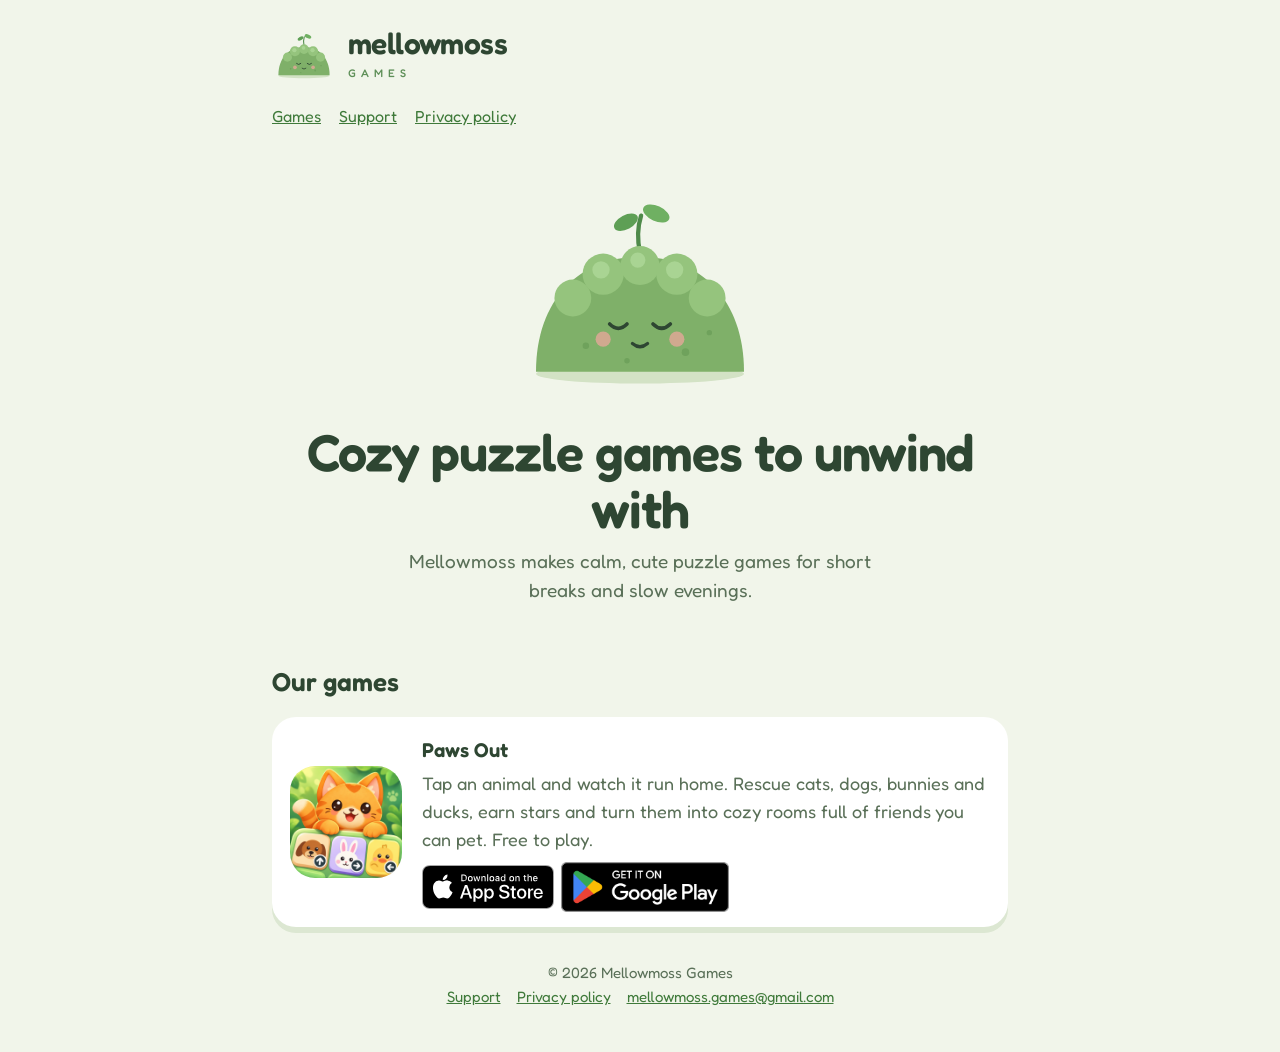
<file: index.html>
<!doctype html>
<html lang="en">
<head>
<meta charset="utf-8">
<meta name="viewport" content="width=device-width, initial-scale=1">
<title>Mellowmoss Games: cozy puzzle games</title>
<meta name="description" content="Mellowmoss makes calm, cute puzzle games, including Paws Out, free on Google Play and the App Store.">
<link rel="icon" href="/img/favicon.svg" type="image/svg+xml">
<link rel="icon" href="/img/favicon-32.png" sizes="32x32">
<link rel="apple-touch-icon" href="/img/apple-touch-icon.png">
<link rel="stylesheet" href="/style.css">
</head>
<body>
<div class="wrap">
<header>
<a class="brand" href="/"><svg viewBox="0 0 240 200" role="img" aria-label="Mellowmoss mascot, a sleepy mossy hill with a sprout"><ellipse cx="120" cy="178" rx="96" ry="9" fill="#D3E2C5"/><path d="M120 66 Q116 48 121 32" fill="none" stroke="#4F8A4A" stroke-width="4" stroke-linecap="round"/><ellipse cx="107" cy="38" rx="12" ry="6.5" fill="#5E9F55" transform="rotate(-28 107 38)"/><ellipse cx="135" cy="30" rx="13" ry="7" fill="#6FB062" transform="rotate(24 135 30)"/><path d="M24 176 C24 110 64 70 120 70 C176 70 216 110 216 176 Z" fill="#7FB069"/><circle cx="58" cy="108" r="17" fill="#95C47D"/><circle cx="86" cy="86" r="19" fill="#95C47D"/><circle cx="120" cy="78" r="18" fill="#95C47D"/><circle cx="154" cy="86" r="19" fill="#95C47D"/><circle cx="182" cy="108" r="17" fill="#95C47D"/><circle cx="84" cy="82" r="8" fill="#A9D493"/><circle cx="118" cy="73" r="7" fill="#A9D493"/><circle cx="152" cy="82" r="8" fill="#A9D493"/><circle cx="70" cy="152" r="3" fill="#6FA25C"/><circle cx="162" cy="158" r="3.5" fill="#6FA25C"/><circle cx="108" cy="166" r="2.5" fill="#6FA25C"/><circle cx="184" cy="140" r="2.5" fill="#6FA25C"/><path d="M92 132 Q100 140 108 132 M132 132 Q140 140 148 132" fill="none" stroke="#2E4632" stroke-width="3.4" stroke-linecap="round"/><circle cx="86" cy="146" r="7" fill="#F2A7A0" opacity=".7"/><circle cx="154" cy="146" r="7" fill="#F2A7A0" opacity=".7"/><path d="M113 150 Q120 156 127 150" fill="none" stroke="#2E4632" stroke-width="3" stroke-linecap="round"/></svg><span><b>mellowmoss</b><small>GAMES</small></span></a>
<nav><a href="/">Games</a><a href="/support/">Support</a><a href="/privacy/">Privacy policy</a></nav>
</header>
<section class="hero">
<svg viewBox="0 0 240 200" role="img" aria-label="Mellowmoss mascot, a sleepy mossy hill with a sprout"><ellipse cx="120" cy="178" rx="96" ry="9" fill="#D3E2C5"/><path d="M120 66 Q116 48 121 32" fill="none" stroke="#4F8A4A" stroke-width="4" stroke-linecap="round"/><ellipse cx="107" cy="38" rx="12" ry="6.5" fill="#5E9F55" transform="rotate(-28 107 38)"/><ellipse cx="135" cy="30" rx="13" ry="7" fill="#6FB062" transform="rotate(24 135 30)"/><path d="M24 176 C24 110 64 70 120 70 C176 70 216 110 216 176 Z" fill="#7FB069"/><circle cx="58" cy="108" r="17" fill="#95C47D"/><circle cx="86" cy="86" r="19" fill="#95C47D"/><circle cx="120" cy="78" r="18" fill="#95C47D"/><circle cx="154" cy="86" r="19" fill="#95C47D"/><circle cx="182" cy="108" r="17" fill="#95C47D"/><circle cx="84" cy="82" r="8" fill="#A9D493"/><circle cx="118" cy="73" r="7" fill="#A9D493"/><circle cx="152" cy="82" r="8" fill="#A9D493"/><circle cx="70" cy="152" r="3" fill="#6FA25C"/><circle cx="162" cy="158" r="3.5" fill="#6FA25C"/><circle cx="108" cy="166" r="2.5" fill="#6FA25C"/><circle cx="184" cy="140" r="2.5" fill="#6FA25C"/><path d="M92 132 Q100 140 108 132 M132 132 Q140 140 148 132" fill="none" stroke="#2E4632" stroke-width="3.4" stroke-linecap="round"/><circle cx="86" cy="146" r="7" fill="#F2A7A0" opacity=".7"/><circle cx="154" cy="146" r="7" fill="#F2A7A0" opacity=".7"/><path d="M113 150 Q120 156 127 150" fill="none" stroke="#2E4632" stroke-width="3" stroke-linecap="round"/></svg>
<h1>Cozy puzzle games to unwind with</h1>
<p>Mellowmoss makes calm, cute puzzle games for short breaks and slow evenings.</p>
</section>
<h2>Our games</h2>
<article class="game">
<img src="/img/paws-out-icon.png" alt="Paws Out app icon">
<div>
<h3>Paws Out</h3>
<p>Tap an animal and watch it run home. Rescue cats, dogs, bunnies and ducks, earn stars and turn them into cozy rooms full of friends you can pet. Free to play.</p>
<div class="stores">
<a href="https://apps.apple.com/app/apple-store/id6819649978?pt=129563304&amp;ct=website&amp;mt=8"><img src="/img/badge-app-store.svg" alt="Download on the App Store" height="44"></a>
<a href="https://play.google.com/store/apps/details?id=com.mellowmoss.pawsout&amp;utm_source=website&amp;utm_medium=referral&amp;utm_campaign=launch_oct2026"><img src="/img/badge-google-play.png" alt="Get it on Google Play" class="gp" height="50"></a>
</div>
</div>
</article>

<footer>&copy; 2026 Mellowmoss Games<br><a href="/support/">Support</a><a href="/privacy/">Privacy policy</a><a href="mailto:mellowmoss.games@gmail.com">mellowmoss.games@gmail.com</a></footer>
</div>
</body>
</html>
</file>
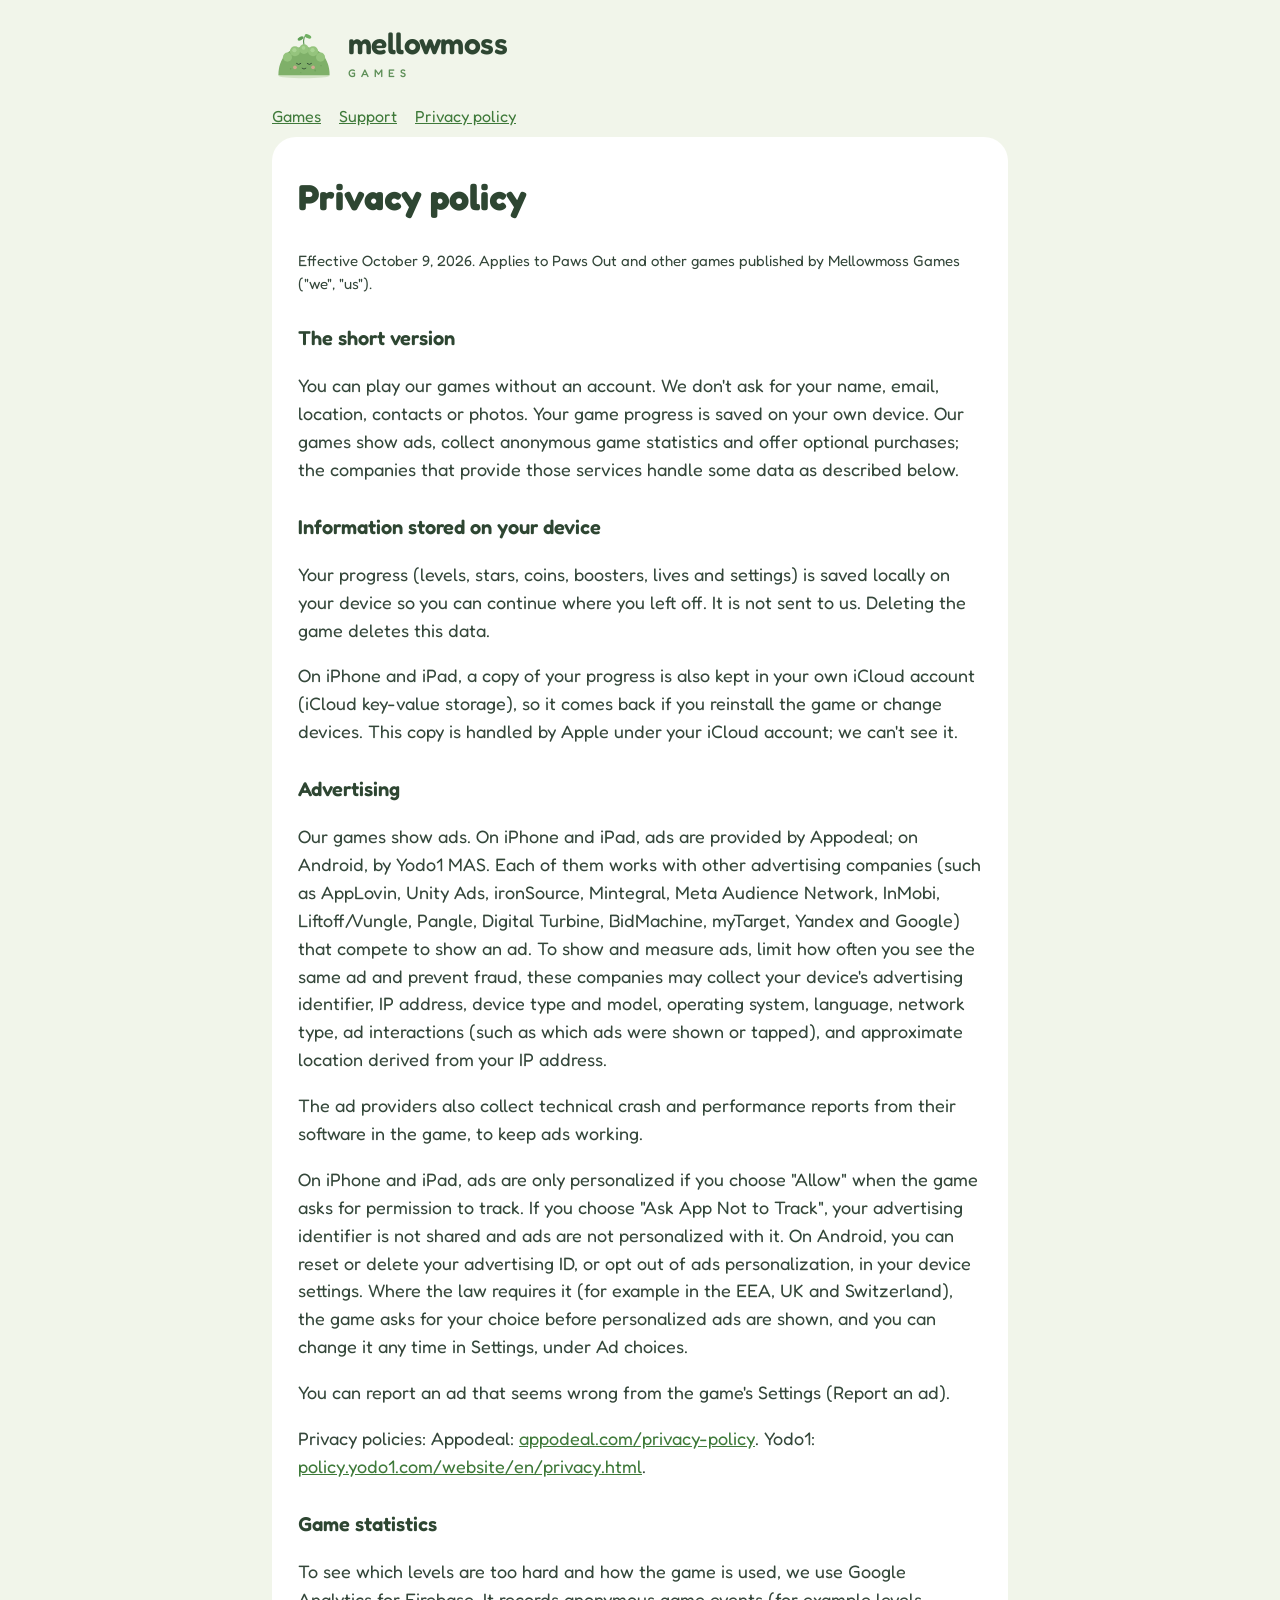
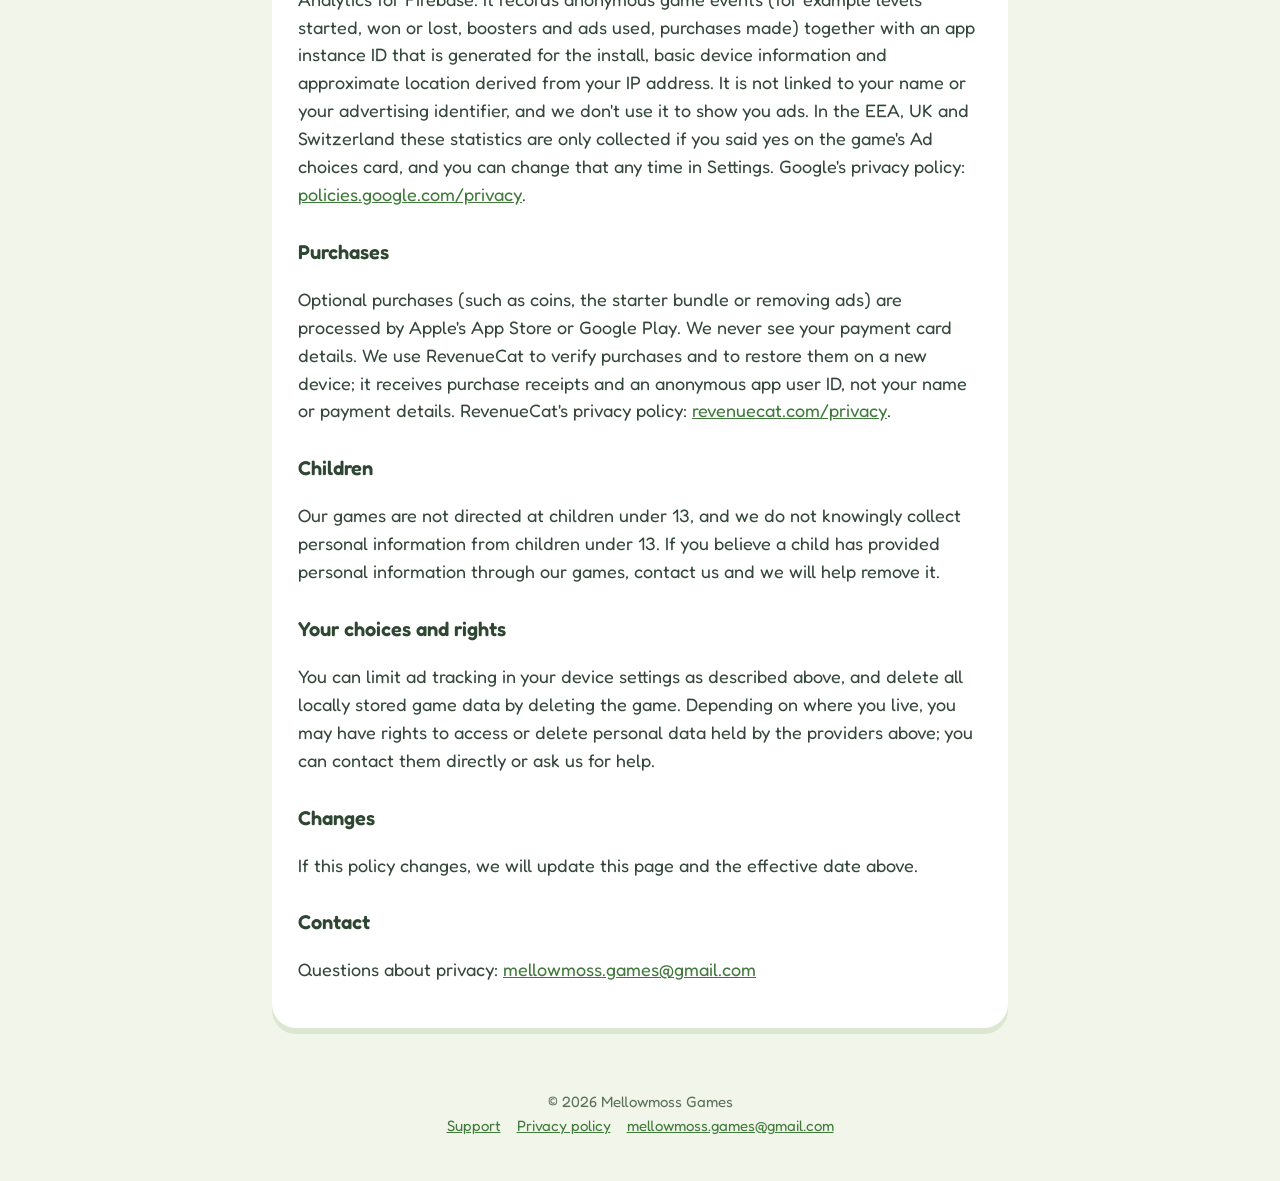
<file: privacy/index.html>
<!doctype html>
<html lang="en">
<head>
<meta charset="utf-8">
<meta name="viewport" content="width=device-width, initial-scale=1">
<title>Privacy policy, Mellowmoss Games</title>
<meta name="description" content="Privacy policy for Paws Out and other Mellowmoss games.">
<link rel="icon" href="/img/favicon.svg" type="image/svg+xml">
<link rel="icon" href="/img/favicon-32.png" sizes="32x32">
<link rel="apple-touch-icon" href="/img/apple-touch-icon.png">
<link rel="stylesheet" href="/style.css">
</head>
<body>
<div class="wrap">
<header>
<a class="brand" href="/"><svg viewBox="0 0 240 200" role="img" aria-label="Mellowmoss mascot, a sleepy mossy hill with a sprout"><ellipse cx="120" cy="178" rx="96" ry="9" fill="#D3E2C5"/><path d="M120 66 Q116 48 121 32" fill="none" stroke="#4F8A4A" stroke-width="4" stroke-linecap="round"/><ellipse cx="107" cy="38" rx="12" ry="6.5" fill="#5E9F55" transform="rotate(-28 107 38)"/><ellipse cx="135" cy="30" rx="13" ry="7" fill="#6FB062" transform="rotate(24 135 30)"/><path d="M24 176 C24 110 64 70 120 70 C176 70 216 110 216 176 Z" fill="#7FB069"/><circle cx="58" cy="108" r="17" fill="#95C47D"/><circle cx="86" cy="86" r="19" fill="#95C47D"/><circle cx="120" cy="78" r="18" fill="#95C47D"/><circle cx="154" cy="86" r="19" fill="#95C47D"/><circle cx="182" cy="108" r="17" fill="#95C47D"/><circle cx="84" cy="82" r="8" fill="#A9D493"/><circle cx="118" cy="73" r="7" fill="#A9D493"/><circle cx="152" cy="82" r="8" fill="#A9D493"/><circle cx="70" cy="152" r="3" fill="#6FA25C"/><circle cx="162" cy="158" r="3.5" fill="#6FA25C"/><circle cx="108" cy="166" r="2.5" fill="#6FA25C"/><circle cx="184" cy="140" r="2.5" fill="#6FA25C"/><path d="M92 132 Q100 140 108 132 M132 132 Q140 140 148 132" fill="none" stroke="#2E4632" stroke-width="3.4" stroke-linecap="round"/><circle cx="86" cy="146" r="7" fill="#F2A7A0" opacity=".7"/><circle cx="154" cy="146" r="7" fill="#F2A7A0" opacity=".7"/><path d="M113 150 Q120 156 127 150" fill="none" stroke="#2E4632" stroke-width="3" stroke-linecap="round"/></svg><span><b>mellowmoss</b><small>GAMES</small></span></a>
<nav><a href="/">Games</a><a href="/support/">Support</a><a href="/privacy/">Privacy policy</a></nav>
</header>
<main class="doc">
<h1>Privacy policy</h1>
<p class="meta">Effective October 9, 2026. Applies to Paws Out and other games published by Mellowmoss Games ("we", "us").</p>

<h3>The short version</h3>
<p>You can play our games without an account. We don't ask for your name, email, location, contacts or photos. Your game progress is saved on your own device. Our games show ads, collect anonymous game statistics and offer optional purchases; the companies that provide those services handle some data as described below.</p>

<h3>Information stored on your device</h3>
<p>Your progress (levels, stars, coins, boosters, lives and settings) is saved locally on your device so you can continue where you left off. It is not sent to us. Deleting the game deletes this data.</p>
<p>On iPhone and iPad, a copy of your progress is also kept in your own iCloud account (iCloud key-value storage), so it comes back if you reinstall the game or change devices. This copy is handled by Apple under your iCloud account; we can't see it.</p>

<h3>Advertising</h3>
<p>Our games show ads. On iPhone and iPad, ads are provided by Appodeal; on Android, by Yodo1 MAS. Each of them works with other advertising companies (such as AppLovin, Unity Ads, ironSource, Mintegral, Meta Audience Network, InMobi, Liftoff/Vungle, Pangle, Digital Turbine, BidMachine, myTarget, Yandex and Google) that compete to show an ad. To show and measure ads, limit how often you see the same ad and prevent fraud, these companies may collect your device's advertising identifier, IP address, device type and model, operating system, language, network type, ad interactions (such as which ads were shown or tapped), and approximate location derived from your IP address.</p>
<p>The ad providers also collect technical crash and performance reports from their software in the game, to keep ads working.</p>
<p>On iPhone and iPad, ads are only personalized if you choose "Allow" when the game asks for permission to track. If you choose "Ask App Not to Track", your advertising identifier is not shared and ads are not personalized with it. On Android, you can reset or delete your advertising ID, or opt out of ads personalization, in your device settings. Where the law requires it (for example in the EEA, UK and Switzerland), the game asks for your choice before personalized ads are shown, and you can change it any time in Settings, under Ad choices.</p>
<p>You can report an ad that seems wrong from the game's Settings (Report an ad).</p>
<p>Privacy policies: Appodeal: <a href="https://appodeal.com/privacy-policy/">appodeal.com/privacy-policy</a>. Yodo1: <a href="https://policy.yodo1.com/website/en/privacy.html">policy.yodo1.com/website/en/privacy.html</a>.</p>

<h3>Game statistics</h3>
<p>To see which levels are too hard and how the game is used, we use Google Analytics for Firebase. It records anonymous game events (for example levels started, won or lost, boosters and ads used, purchases made) together with an app instance ID that is generated for the install, basic device information and approximate location derived from your IP address. It is not linked to your name or your advertising identifier, and we don't use it to show you ads. In the EEA, UK and Switzerland these statistics are only collected if you said yes on the game's Ad choices card, and you can change that any time in Settings. Google's privacy policy: <a href="https://policies.google.com/privacy">policies.google.com/privacy</a>.</p>

<h3>Purchases</h3>
<p>Optional purchases (such as coins, the starter bundle or removing ads) are processed by Apple's App Store or Google Play. We never see your payment card details. We use RevenueCat to verify purchases and to restore them on a new device; it receives purchase receipts and an anonymous app user ID, not your name or payment details. RevenueCat's privacy policy: <a href="https://www.revenuecat.com/privacy">revenuecat.com/privacy</a>.</p>

<h3>Children</h3>
<p>Our games are not directed at children under 13, and we do not knowingly collect personal information from children under 13. If you believe a child has provided personal information through our games, contact us and we will help remove it.</p>

<h3>Your choices and rights</h3>
<p>You can limit ad tracking in your device settings as described above, and delete all locally stored game data by deleting the game. Depending on where you live, you may have rights to access or delete personal data held by the providers above; you can contact them directly or ask us for help.</p>

<h3>Changes</h3>
<p>If this policy changes, we will update this page and the effective date above.</p>

<h3>Contact</h3>
<p>Questions about privacy: <a href="mailto:mellowmoss.games@gmail.com">mellowmoss.games@gmail.com</a></p>
</main>

<footer>&copy; 2026 Mellowmoss Games<br><a href="/support/">Support</a><a href="/privacy/">Privacy policy</a><a href="mailto:mellowmoss.games@gmail.com">mellowmoss.games@gmail.com</a></footer>
</div>
</body>
</html>
</file>
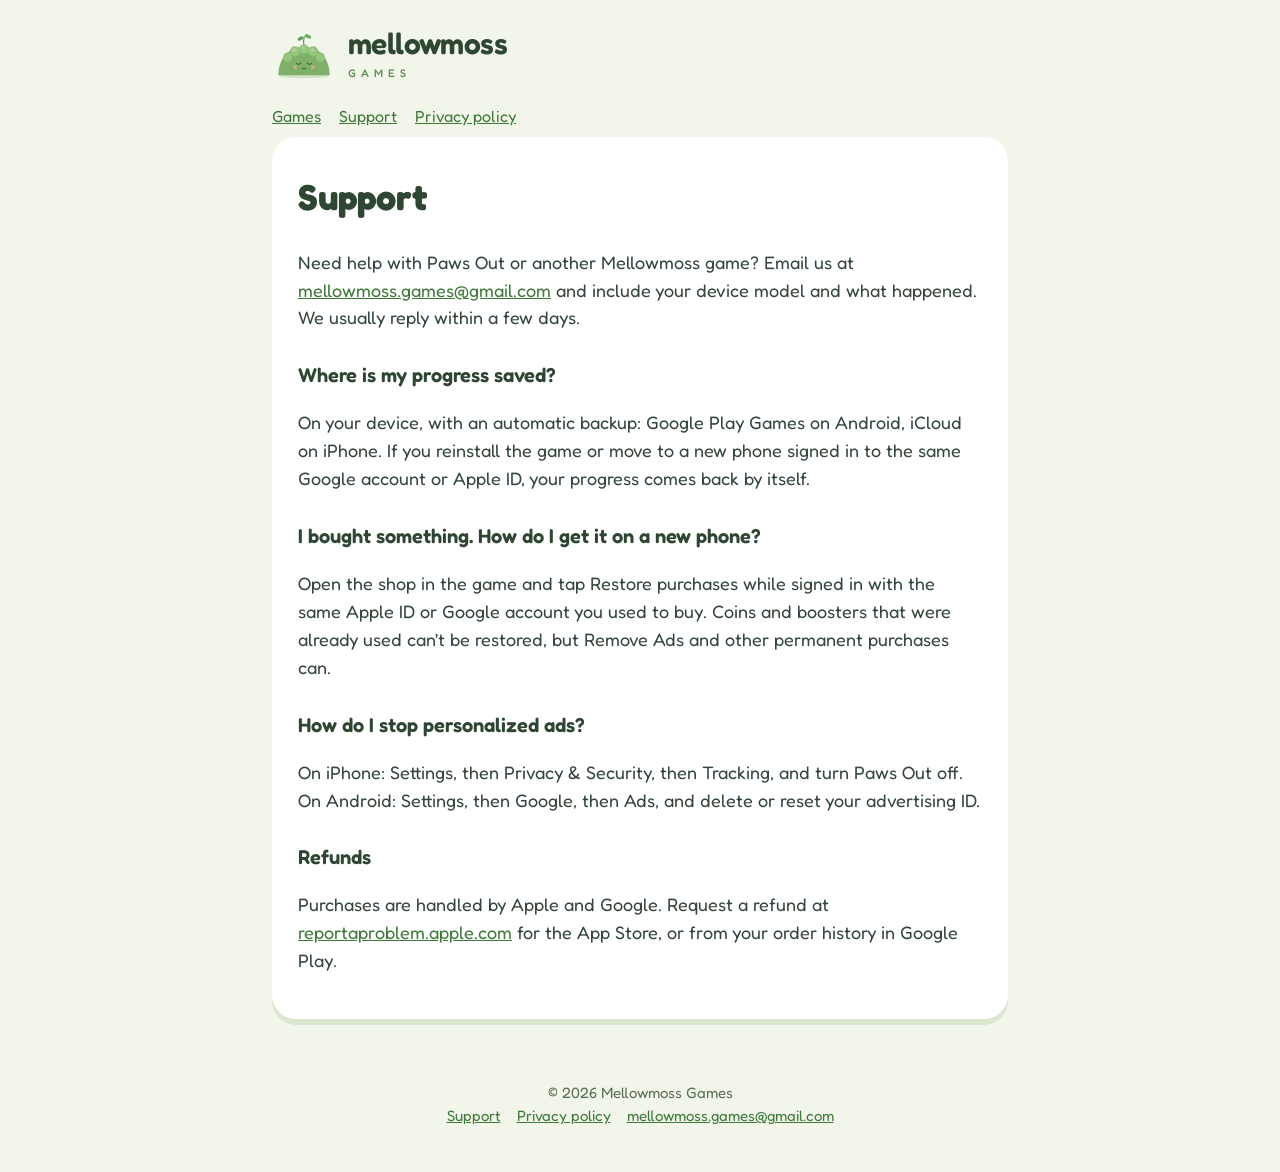
<file: support/index.html>
<!doctype html>
<html lang="en">
<head>
<meta charset="utf-8">
<meta name="viewport" content="width=device-width, initial-scale=1">
<title>Support, Mellowmoss Games</title>
<meta name="description" content="Help and contact for Paws Out and other Mellowmoss games.">
<link rel="icon" href="/img/favicon.svg" type="image/svg+xml">
<link rel="icon" href="/img/favicon-32.png" sizes="32x32">
<link rel="apple-touch-icon" href="/img/apple-touch-icon.png">
<link rel="stylesheet" href="/style.css">
</head>
<body>
<div class="wrap">
<header>
<a class="brand" href="/"><svg viewBox="0 0 240 200" role="img" aria-label="Mellowmoss mascot, a sleepy mossy hill with a sprout"><ellipse cx="120" cy="178" rx="96" ry="9" fill="#D3E2C5"/><path d="M120 66 Q116 48 121 32" fill="none" stroke="#4F8A4A" stroke-width="4" stroke-linecap="round"/><ellipse cx="107" cy="38" rx="12" ry="6.5" fill="#5E9F55" transform="rotate(-28 107 38)"/><ellipse cx="135" cy="30" rx="13" ry="7" fill="#6FB062" transform="rotate(24 135 30)"/><path d="M24 176 C24 110 64 70 120 70 C176 70 216 110 216 176 Z" fill="#7FB069"/><circle cx="58" cy="108" r="17" fill="#95C47D"/><circle cx="86" cy="86" r="19" fill="#95C47D"/><circle cx="120" cy="78" r="18" fill="#95C47D"/><circle cx="154" cy="86" r="19" fill="#95C47D"/><circle cx="182" cy="108" r="17" fill="#95C47D"/><circle cx="84" cy="82" r="8" fill="#A9D493"/><circle cx="118" cy="73" r="7" fill="#A9D493"/><circle cx="152" cy="82" r="8" fill="#A9D493"/><circle cx="70" cy="152" r="3" fill="#6FA25C"/><circle cx="162" cy="158" r="3.5" fill="#6FA25C"/><circle cx="108" cy="166" r="2.5" fill="#6FA25C"/><circle cx="184" cy="140" r="2.5" fill="#6FA25C"/><path d="M92 132 Q100 140 108 132 M132 132 Q140 140 148 132" fill="none" stroke="#2E4632" stroke-width="3.4" stroke-linecap="round"/><circle cx="86" cy="146" r="7" fill="#F2A7A0" opacity=".7"/><circle cx="154" cy="146" r="7" fill="#F2A7A0" opacity=".7"/><path d="M113 150 Q120 156 127 150" fill="none" stroke="#2E4632" stroke-width="3" stroke-linecap="round"/></svg><span><b>mellowmoss</b><small>GAMES</small></span></a>
<nav><a href="/">Games</a><a href="/support/">Support</a><a href="/privacy/">Privacy policy</a></nav>
</header>
<main class="doc">
<h1>Support</h1>
<p>Need help with Paws Out or another Mellowmoss game? Email us at <a href="mailto:mellowmoss.games@gmail.com">mellowmoss.games@gmail.com</a> and include your device model and what happened. We usually reply within a few days.</p>

<h3>Where is my progress saved?</h3>
<p>On your device, with an automatic backup: Google Play Games on Android, iCloud on iPhone. If you reinstall the game or move to a new phone signed in to the same Google account or Apple ID, your progress comes back by itself.</p>

<h3>I bought something. How do I get it on a new phone?</h3>
<p>Open the shop in the game and tap Restore purchases while signed in with the same Apple ID or Google account you used to buy. Coins and boosters that were already used can't be restored, but Remove Ads and other permanent purchases can.</p>

<h3>How do I stop personalized ads?</h3>
<p>On iPhone: Settings, then Privacy &amp; Security, then Tracking, and turn Paws Out off. On Android: Settings, then Google, then Ads, and delete or reset your advertising ID.</p>

<h3>Refunds</h3>
<p>Purchases are handled by Apple and Google. Request a refund at <a href="https://reportaproblem.apple.com">reportaproblem.apple.com</a> for the App Store, or from your order history in Google Play.</p>
</main>

<footer>&copy; 2026 Mellowmoss Games<br><a href="/support/">Support</a><a href="/privacy/">Privacy policy</a><a href="mailto:mellowmoss.games@gmail.com">mellowmoss.games@gmail.com</a></footer>
</div>
</body>
</html>
</file>
<file: style.css>
@font-face{font-family:"Fredoka";src:url("/fonts/fredoka.woff2") format("woff2");font-weight:300 700;font-display:swap}
:root{--bg:#F1F5EA;--card:#FFFFFF;--ink:#2E4632;--soft:#5A7058;--accent:#5E8F58;--line:#DCE7D2}
*{box-sizing:border-box}
html{-webkit-text-size-adjust:100%}
body{margin:0;background:var(--bg);color:var(--ink);font-family:"Fredoka","Nunito",system-ui,sans-serif;line-height:1.55;font-size:18px}
a{color:#3F7A3A}a:hover{color:#2E4632}
.wrap{max-width:780px;margin:0 auto;padding:0 22px}
header{padding:28px 0 8px}
.brand{display:inline-flex;align-items:center;gap:12px;text-decoration:none;color:var(--ink)}
.brand svg{width:64px;height:54px}
.brand b{font-size:30px;font-weight:600;letter-spacing:-.02em;line-height:1}
.brand small{display:block;font-size:11px;letter-spacing:.45em;color:var(--accent);font-weight:500;margin-top:3px}
nav{display:flex;gap:18px;flex-wrap:wrap;margin-top:14px;font-size:16px}
.hero{padding:44px 0 18px;text-align:center}
.hero svg{width:min(260px,70%);height:auto}
.hero h1{font-size:clamp(34px,6vw,52px);font-weight:600;letter-spacing:-.02em;line-height:1.1;margin:18px 0 8px}
.hero p{margin:0 auto;max-width:520px;color:var(--soft);font-size:19px}
h2{font-size:26px;font-weight:600;margin:40px 0 14px}
h3{font-size:20px;font-weight:600;margin:28px 0 6px}
.game{display:flex;gap:20px;align-items:center;background:var(--card);border-radius:24px;padding:18px;box-shadow:0 6px 0 var(--line)}
.game img{width:112px;height:112px;border-radius:25px;flex:none}
.game h3{margin:0 0 4px}
.game p{margin:0;color:var(--soft)}
.stores{display:flex;gap:10px;flex-wrap:wrap;margin-top:12px}
.stores a{display:inline-block;line-height:0}
.stores img{height:44px;width:auto;border-radius:0}
.stores img.gp{height:50px;margin:-3px -3px}
.tag{display:inline-block;margin-top:10px;font-size:14px;font-weight:500;background:#E3EEDA;color:var(--ink);padding:4px 12px;border-radius:999px}
.doc{background:var(--card);border-radius:24px;padding:8px 26px 26px;box-shadow:0 6px 0 var(--line);margin-bottom:28px}
.doc p,.doc li{color:#34473A}
.meta{color:var(--soft);font-size:15px}
footer{padding:34px 0 44px;color:var(--soft);font-size:15px;text-align:center}
footer a{margin:0 8px}
@media (max-width:520px){.game{flex-direction:column;text-align:center}.stores{justify-content:center}body{font-size:17px}}
</file>
